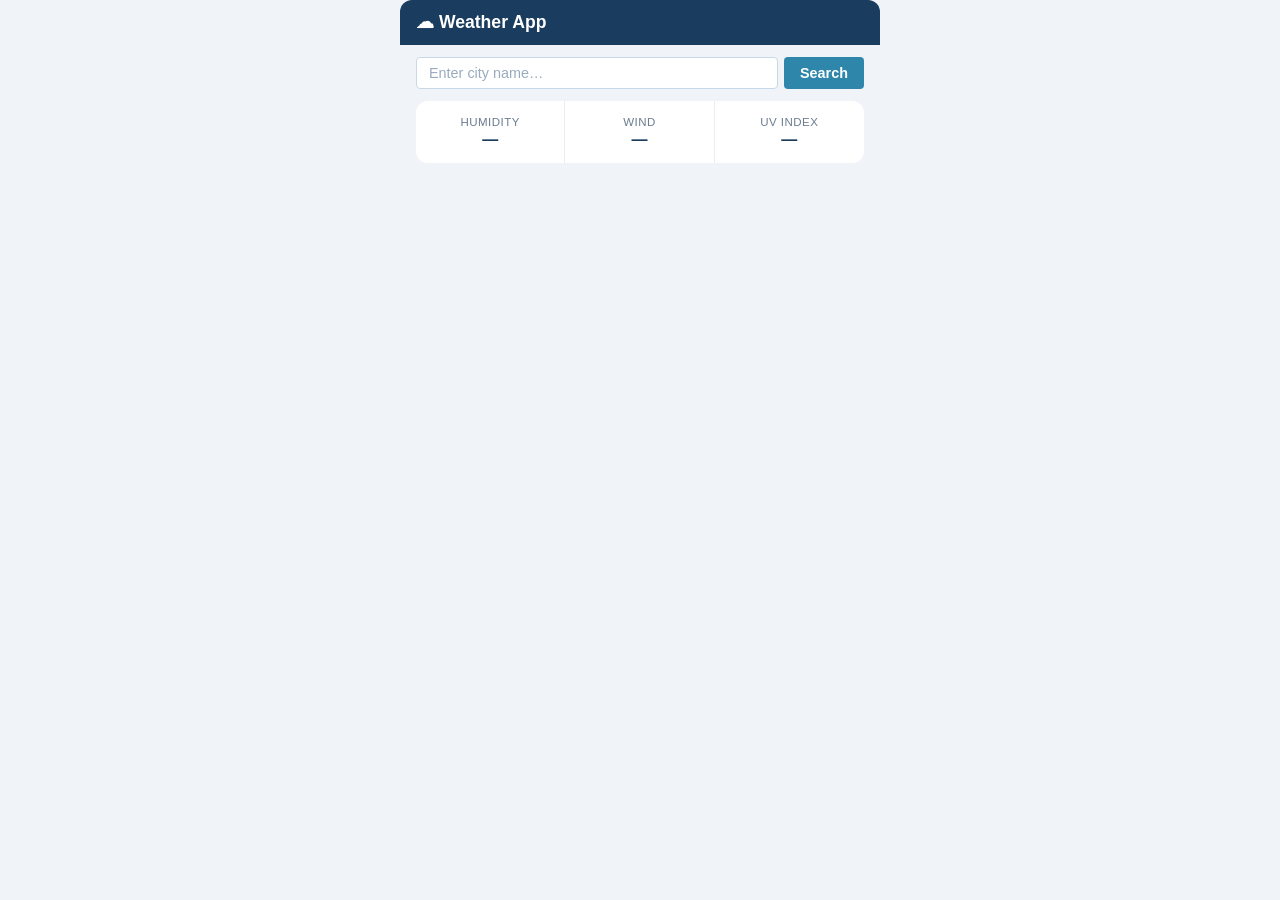
<file: docs/index.html>
<!DOCTYPE html>
<html lang="en">

<head>
  <meta charset="UTF-8" />
  <meta name="viewport" content="width=device-width, initial-scale=1.0" />
  <title>Weather App - By Solomon Nnajieze</title>
  <link rel="stylesheet" href="styles.css" />
</head>

<body>

  <!--
         The Header: dark navy nav bar, title only
   -->
  <header class="navbar">
    <div class="navbar__inner">
      <h1 class="navbar__title">&#9729; Weather App</h1>
    </div>
  </header>

  <!-- 
         The main section: all dynamic weather content lives here
   -->
  <main class="app-container">

    <!-- Search form: text input + button -->
    <form class="search-form" id="searchForm" role="search" aria-label="Search for a city">
      <input type="text" class="search-form__input" id="cityInput" placeholder="Enter city name…" aria-label="City name"
        autocomplete="off" />
      <button type="submit" class="search-form__btn" id="searchBtn">Search</button>
    </form>

    <!-- Search history: quick-access buttons for the last 5 cities (bonus feature) -->
    <div class="search-history" id="searchHistory" aria-label="Recent searches"></div>

    <!-- Loading indicator: shown while API calls are in flight -->
    <div class="loading" id="loading" aria-live="polite" hidden>
      <span class="loading__spinner" aria-hidden="true"></span>
      Loading…
    </div>

    <!-- Error message area: shown when city is not found or network fails -->
    <div class="error-message" id="errorMessage" role="alert" aria-live="assertive" hidden></div>

    <!-- 
           The Hero section: teal background, current weather summary
     -->
    <section class="hero" id="heroSection" hidden aria-label="Current weather">

      <!-- Unit toggle button: switches °C / °F without re-fetching (bonus feature) -->
      <button class="unit-toggle" id="unitToggle" aria-label="Toggle temperature unit">°C / °F</button>

      <!-- Animated weather icon (bonus feature — CSS animation applied via JS) -->
      <div class="hero__icon" id="heroIcon" aria-hidden="true"></div>

      <!-- City name and country -->
      <h2 class="hero__city" id="heroCity"></h2>

      <!-- Temperature display -->
      <p class="hero__temp" id="heroTemp"></p>

      <!-- Weather description and feels-like -->
      <p class="hero__desc" id="heroDesc"></p>

    </section>

    <!--
           Stats row: three equal columns below the hero
    -->
    <section class="stats-row" id="statsRow" hidden aria-label="Weather statistics">

      <div class="stats-row__item">
        <span class="stats-row__label">Humidity</span>
        <strong class="stats-row__value" id="statHumidity">—</strong>
      </div>

      <div class="stats-row__item">
        <span class="stats-row__label">Wind</span>
        <strong class="stats-row__value" id="statWind">—</strong>
      </div>

      <div class="stats-row__item">
        <span class="stats-row__label">UV Index</span>
        <strong class="stats-row__value" id="statUV">—</strong>
      </div>

    </section>

    <!--
           Forecast section: 5-day daily forecast list
    -->
    <section class="forecast" id="forecastSection" hidden aria-label="5-day forecast">
      <h3 class="forecast__heading">5-DAY FORECAST</h3>

      <!-- Forecast rows are injected here by JavaScript -->
      <ul class="forecast__list" id="forecastList"></ul>
    </section>

  </main>

  <!-- script linked at the bottom of body as required -->
  <script src="script.js"></script>
</body>

</html>
</file>
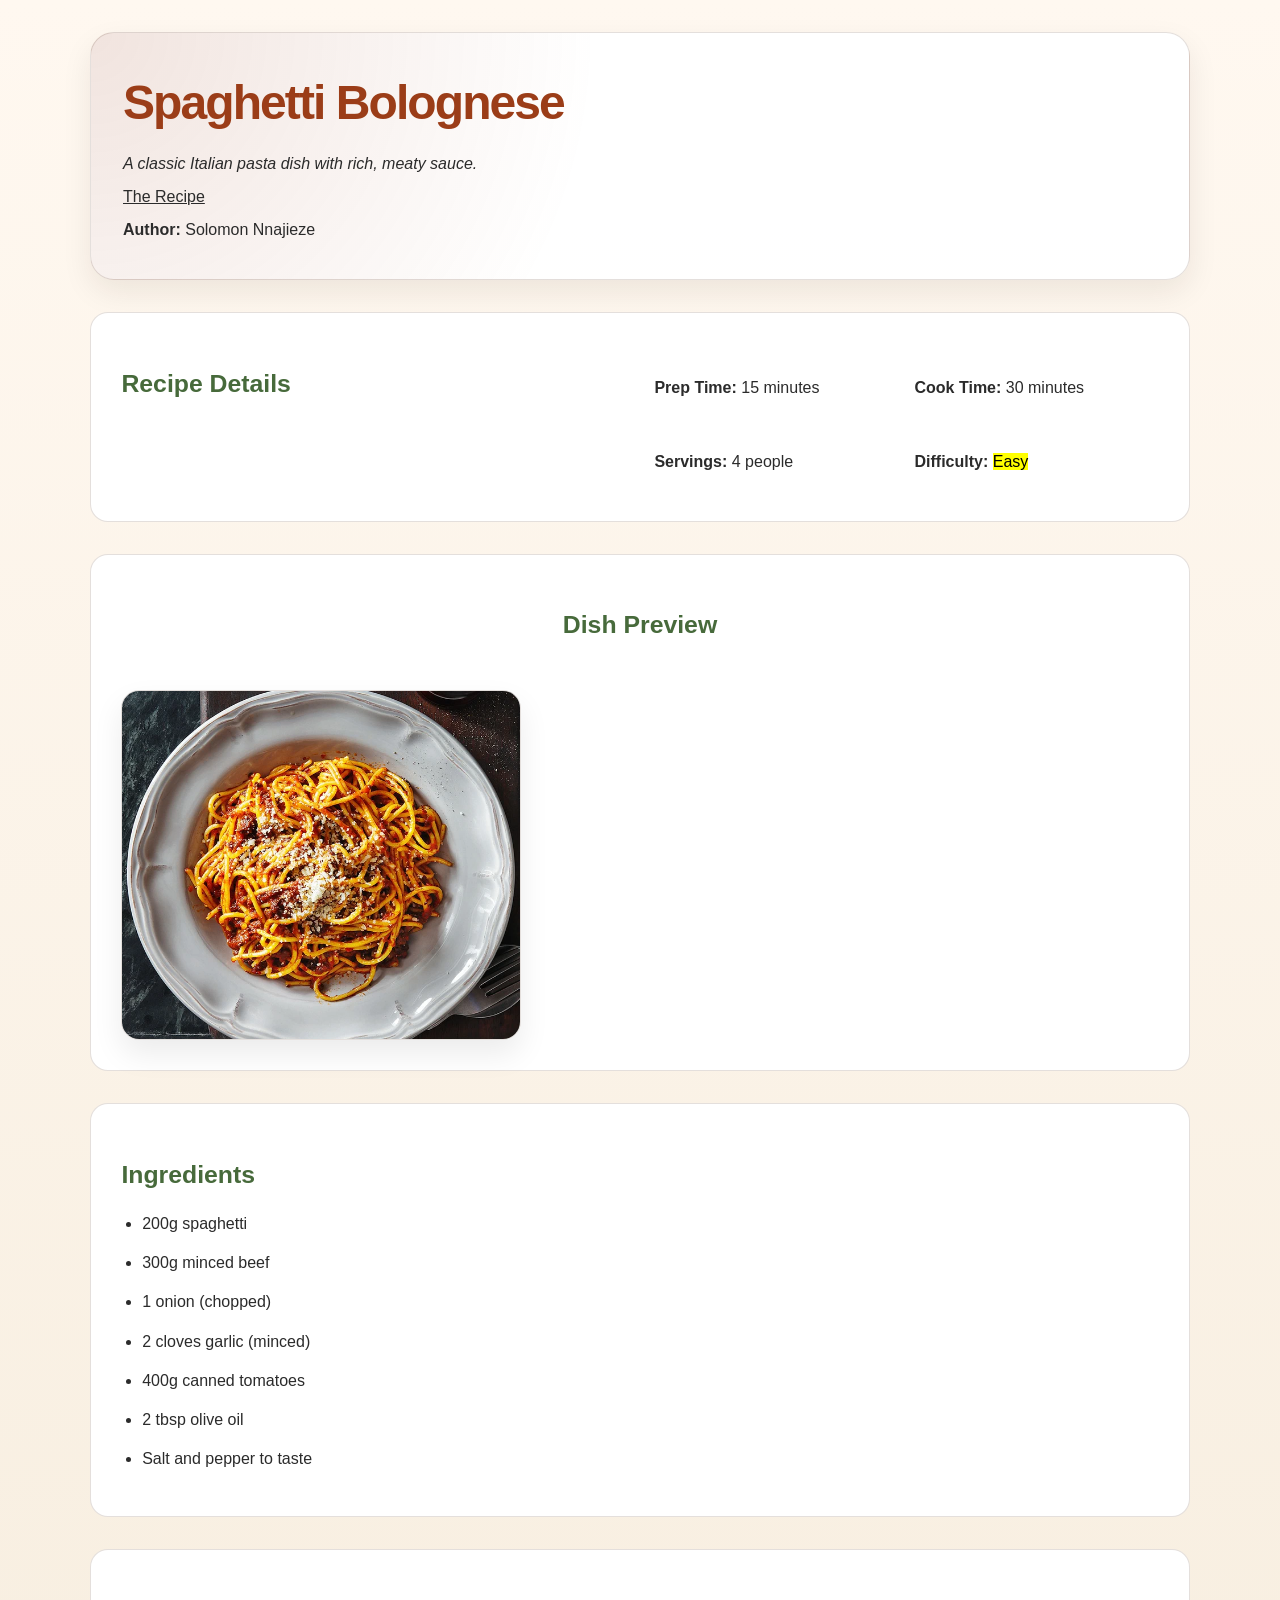
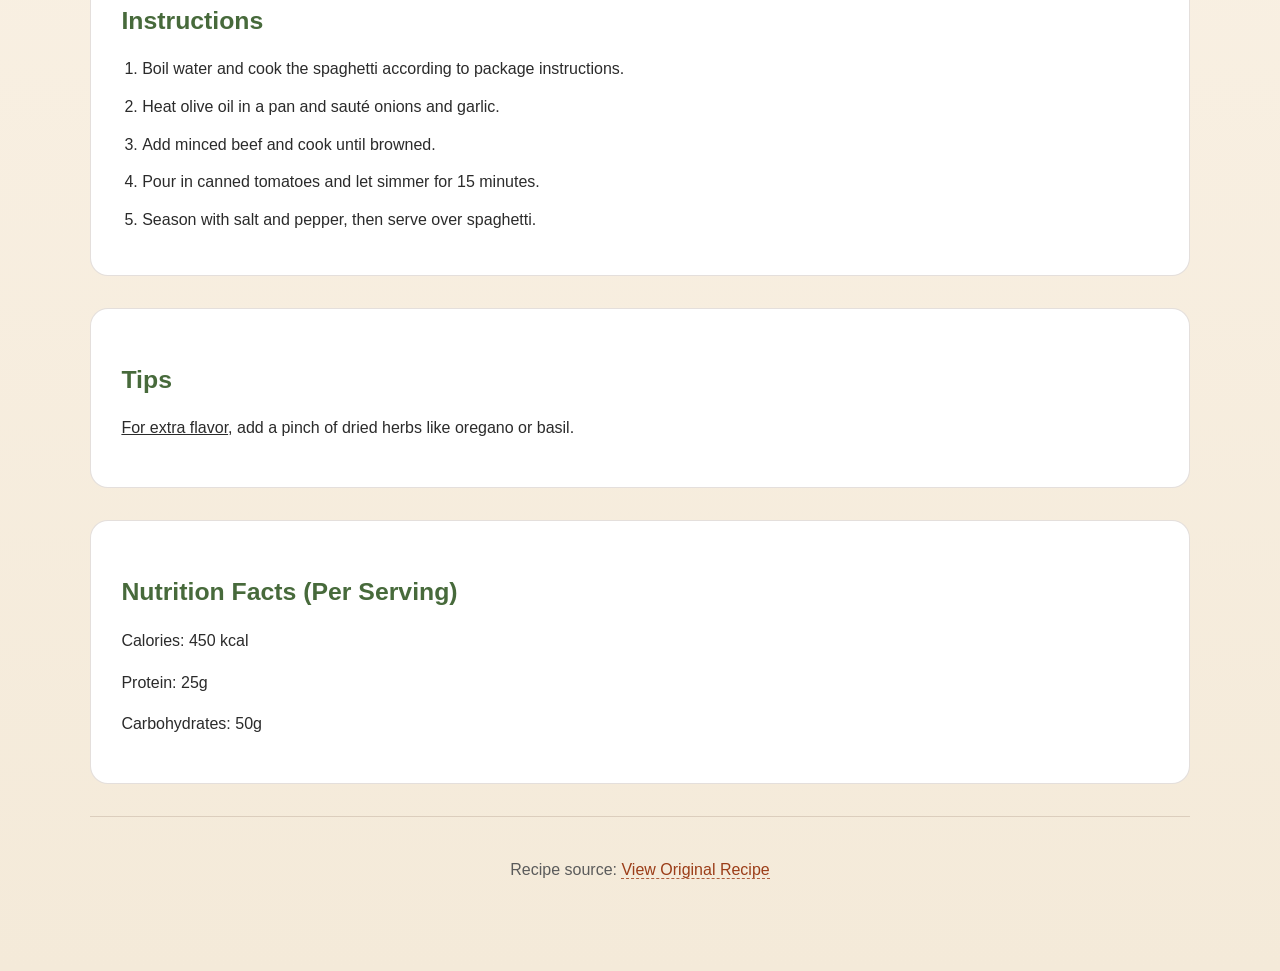
<file: web/assignment_1/index.html>
<!DOCTYPE html>
<html lang="en">

<head>
    <meta charset="UTF-8">
    <meta name="viewport" content="width=device-width, initial-scale=1.0">
    <title>Spaghetti Bolognese Recipe</title>
    <link rel="stylesheet" href="style.css">
</head>

<body>
    <main class="container">

        <!-- Recipe Title -->
        <header>
            <h1>Spaghetti Bolognese</h1>
            <p><em>A classic Italian pasta dish with rich, meaty sauce.</em></p>
            <p><u>The Recipe</u></p>
            <p><strong>Author:</strong> Solomon Nnajieze</p>
        </header>

        <!-- Recipe Details -->
        <section class="recipe-details">
            <h2>Recipe Details</h2>
            <div class="details-grid">
                <p><strong>Prep Time:</strong> 15 minutes</p>
                <p><strong>Cook Time:</strong> 30 minutes</p>
                <p><strong>Servings:</strong> 4 people</p>
                <p><strong>Difficulty:</strong> <mark>Easy</mark></p>
            </div>
        </section>

        <!-- Image -->
        <section class="image-section">
            <h2>Dish Preview</h2>
            <img src="spaghetti.jpg" alt="A plate of spaghetti bolognese" width="400" height="350">
        </section>

        <!-- Ingredients -->
        <section>
            <h2>Ingredients</h2>
            <ul>
                <li>200g spaghetti</li>
                <li>300g minced beef</li>
                <li>1 onion (chopped)</li>
                <li>2 cloves garlic (minced)</li>
                <li>400g canned tomatoes</li>
                <li>2 tbsp olive oil</li>
                <li>Salt and pepper to taste</li>
            </ul>
        </section>

        <!-- Instructions -->
        <section>
            <h2>Instructions</h2>
            <ol>
                <li>Boil water and cook the spaghetti according to package instructions.</li>
                <li>Heat olive oil in a pan and sauté onions and garlic.</li>
                <li>Add minced beef and cook until browned.</li>
                <li>Pour in canned tomatoes and let simmer for 15 minutes.</li>
                <li>Season with salt and pepper, then serve over spaghetti.</li>
            </ol>
        </section>

        <!-- Tips Section -->
        <section>
            <h2>Tips</h2>
            <p><u>For extra flavor</u>, add a pinch of dried herbs like oregano or basil.</p>
        </section>

        <!-- Bonus Section -->
        <section>
            <h2>Nutrition Facts (Per Serving)</h2>
            <p>Calories: 450 kcal</p>
            <p>Protein: 25g</p>
            <p>Carbohydrates: 50g</p>
        </section>

        <!-- Source Link -->
        <footer>
            <p>Recipe source:
                <a href="https://www.bbcgoodfood.com/recipes/spaghetti-bolognese" target="_blank">
                    View Original Recipe
                </a>
            </p>
        </footer>
    </main>

</body>

</html>
</file>
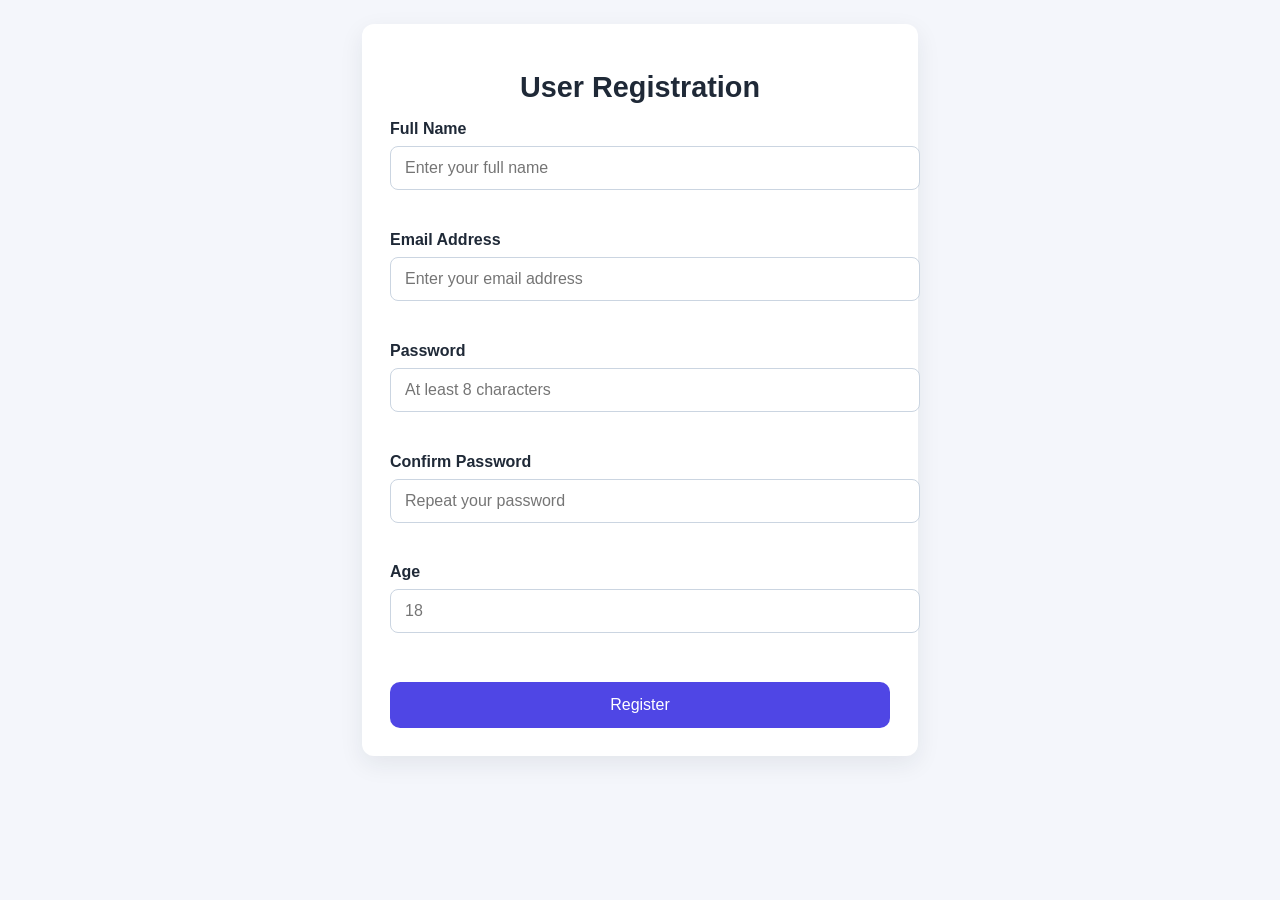
<file: web/assignment_2/index.html>
<!DOCTYPE html>
<html lang="en">

<head>
    <meta charset="UTF-8" />
    <meta name="viewport" content="width=device-width, initial-scale=1.0" />
    <title>Assignment 2 Form Input Validation</title>
    <style>
        body {
            font-family: Arial, sans-serif;
            margin: 0;
            padding: 24px;
            background: #f4f6fb;
            color: #1f2937;
        }

        .container {
            max-width: 500px;
            margin: 0 auto;
            background: #ffffff;
            border-radius: 12px;
            box-shadow: 0 8px 24px rgba(31, 41, 55, 0.08);
            padding: 28px;
        }

        h1 {
            font-size: 1.8rem;
            margin-bottom: 16px;
            text-align: center;
        }

        label {
            display: block;
            margin-top: 16px;
            font-weight: 600;
        }

        input {
            width: 100%;
            padding: 12px 14px;
            margin-top: 8px;
            border: 1px solid #cbd5e1;
            border-radius: 8px;
            font-size: 1rem;
            transition: border-color 0.2s ease, box-shadow 0.2s ease;
        }

        input:focus {
            outline: none;
            border-color: #4f46e5;
            box-shadow: 0 0 0 4px rgba(79, 70, 229, 0.12);
        }

        .invalid {
            border-color: #ef4444;
            box-shadow: 0 0 0 4px rgba(239, 68, 68, 0.12);
        }

        .valid {
            border-color: #16a34a;
            box-shadow: 0 0 0 4px rgba(22, 163, 74, 0.12);
        }

        .message {
            margin-top: 4px;
            font-size: 0.95rem;
            color: #ef4444;
            min-height: 1.3rem;
        }

        .success {
            margin-top: 16px;
            color: #065f46;
            background: #d1fae5;
            border: 1px solid #10b981;
            padding: 12px 14px;
            border-radius: 8px;
        }

        button {
            width: 100%;
            margin-top: 24px;
            padding: 14px;
            border: none;
            border-radius: 10px;
            background: #4f46e5;
            color: #ffffff;
            font-size: 1rem;
            cursor: pointer;
            transition: background 0.2s ease;
        }

        button:hover {
            background: #4338ca;
        }
    </style>
</head>

<body>
    <div class="container">
        <h1>User Registration</h1>
        <form id="registrationForm" novalidate>
            <label for="fullName">Full Name</label>
            <input type="text" id="fullName" name="fullName" placeholder="Enter your full name" required />
            <div id="fullNameMessage" class="message"></div>

            <label for="email">Email Address</label>
            <input type="email" id="email" name="email" placeholder="Enter your email address" required />
            <div id="emailMessage" class="message"></div>

            <label for="password">Password</label>
            <input type="password" id="password" name="password" placeholder="At least 8 characters" required />
            <div id="passwordMessage" class="message"></div>

            <label for="confirmPassword">Confirm Password</label>
            <input type="password" id="confirmPassword" name="confirmPassword" placeholder="Repeat your password"
                required />
            <div id="confirmPasswordMessage" class="message"></div>

            <label for="age">Age</label>
            <input type="number" id="age" name="age" placeholder="18" min="0" required />
            <div id="ageMessage" class="message"></div>

            <button type="submit">Register</button>
            <div id="successMessage" class="success" style="display:none;"></div>
        </form>
    </div>

    <script src="script.js" defer></script>
</body>

</html>
</file>
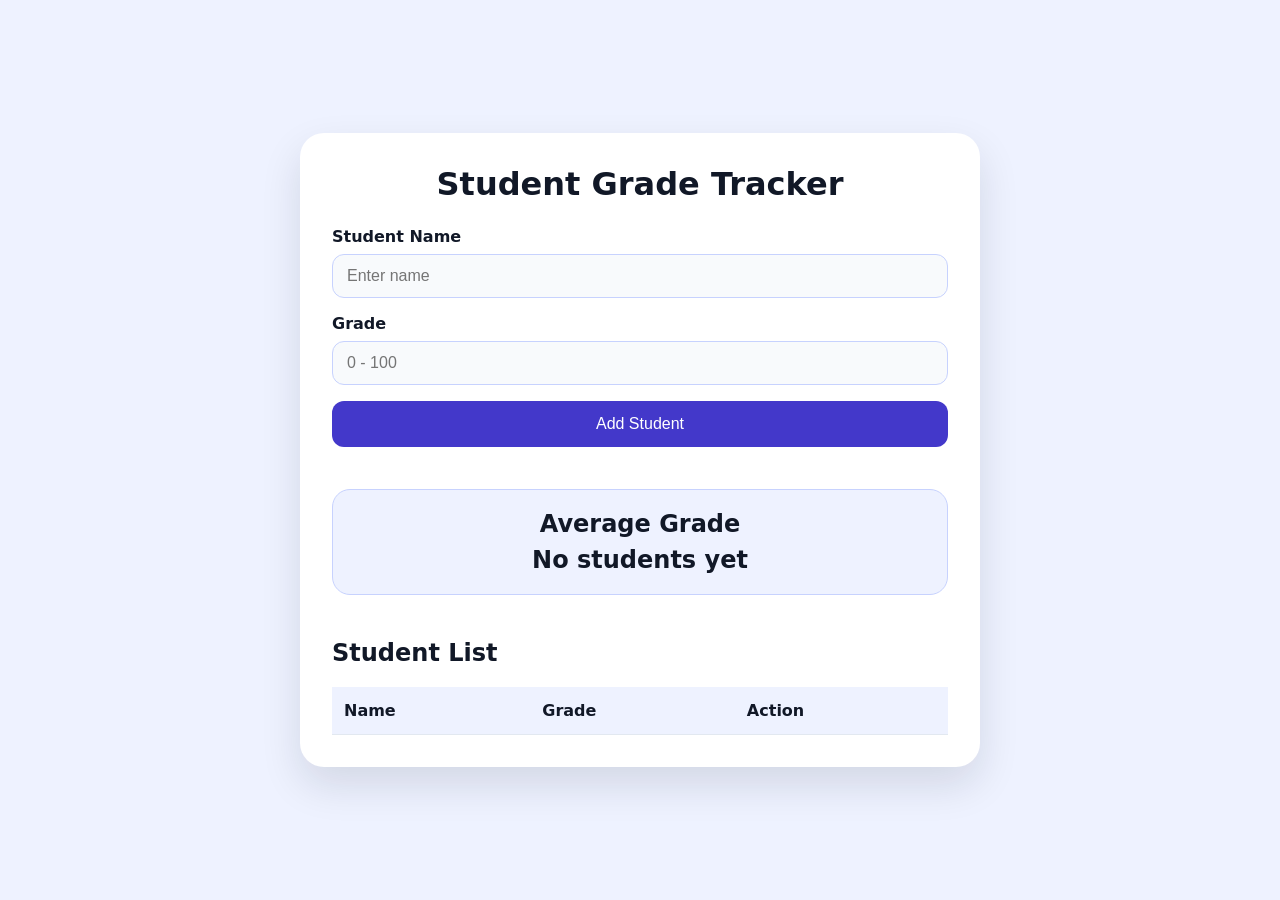
<file: web/assignment_3/index.html>
<!DOCTYPE html>
<html lang="en">

<head>
    <meta charset="UTF-8" />
    <meta name="viewport" content="width=device-width, initial-scale=1.0" />
    <title>Student Grade Tracker</title>
    <link rel="stylesheet" href="style.css" />
</head>

<body>
    <main class="tracker">
        <h1>Student Grade Tracker</h1>

        <form id="studentForm" class="student-form">
            <div class="field-group">
                <label for="studentName">Student Name</label>
                <input type="text" id="studentName" name="studentName" placeholder="Enter name" />
            </div>
            <div class="field-group">
                <label for="studentGrade">Grade</label>
                <input type="number" id="studentGrade" name="studentGrade" placeholder="0 - 100" min="0" max="100" />
            </div>
            <button type="submit">Add Student</button>
        </form>

        <div id="errorMessage" class="message error" aria-live="polite"></div>

        <section class="results">
            <div class="summary">
                <h2>Average Grade</h2>
                <p id="averageGrade">No students yet</p>
            </div>
            <div class="list-card">
                <h2>Student List</h2>
                <table id="studentTable">
                    <thead>
                        <tr>
                            <th>Name</th>
                            <th>Grade</th>
                            <th>Action</th>
                        </tr>
                    </thead>
                    <tbody></tbody>
                </table>
            </div>
        </section>
    </main>

    <script src="script.js"></script>
</body>

</html>
</file>
<file: docs/styles.css>
/* 
   styles.css — Weather App
   Colour palette:
     Navy  #1A3C5E  → header / navbar
     Teal  #2E86AB  → hero section
     White #FFFFFF  → forecast / stats background
   Font: Arial / system sans-serif throughout
    */

/* 
   1. Reset & base
    */
*,
*::before,
*::after {
  box-sizing: border-box;
  margin: 0;
  padding: 0;
}

body {
  font-family: Arial, Helvetica, sans-serif;
  background-color: #f0f4f8;
  color: #1a1a2e;
  min-height: 100vh;
}

/* 
   2. Navbar — dark navy header, title only, same width as container
    */
.navbar {
  background-color: #1A3C5E;
  color: #ffffff;
  /* Matches the container width and sits centred */
  max-width: 480px;
  margin: 0 auto;
  padding: 0.75rem 1rem;
  /* Rounded top corners only — bottom is flush with the container */
  border-radius: 12px 12px 0 0;
}

.navbar__inner {
  display: flex;
  align-items: center;
}

.navbar__title {
  font-size: 1.1rem;
  font-weight: 700;
  color: #ffffff;
  white-space: nowrap;
}

/* 
   3. Main container — centres all content, max 480px wide
    */
.app-container {
  max-width: 480px;
  margin: 0 auto;
  /* Horizontal padding creates the shared left/right margin for all children */
  padding: 0 1rem 2rem;
}

/* Search form — fills the padded container width */
.search-form {
  display: flex;
  gap: 0.4rem;
  padding: 0.75rem 0 0;
  /* horizontal padding comes from .app-container */
}

.search-form__input {
  flex: 1;
  padding: 0.45rem 0.75rem;
  border: 1px solid #c9d8e6;
  border-radius: 4px;
  font-size: 0.9rem;
  outline: none;
  background: #ffffff;
  color: #1a1a2e;
}

.search-form__input::placeholder {
  color: #9aabbf;
}

.search-form__input:focus {
  border-color: #2E86AB;
  box-shadow: 0 0 0 2px rgba(46, 134, 171, 0.2);
}

/* Search button with required smooth hover transition */
.search-form__btn {
  padding: 0.45rem 1rem;
  background-color: #2E86AB;
  color: #ffffff;
  border: none;
  border-radius: 4px;
  font-size: 0.9rem;
  font-weight: 600;
  cursor: pointer;
  transition: all 0.2s ease;
  /* required by brief */
  white-space: nowrap;
}

.search-form__btn:hover,
.search-form__btn:focus {
  background-color: #1a6688;
  transform: translateY(-1px);
  box-shadow: 0 3px 8px rgba(0, 0, 0, 0.25);
}

.search-form__btn:active {
  transform: translateY(0);
}

/* Search history quick-access buttons (bonus feature) */
.search-history {
  display: flex;
  flex-wrap: wrap;
  gap: 0.4rem;
  padding: 0.5rem 0 0;
  /* horizontal padding comes from .app-container */
}

/* Hide the history container when it has no children */
.search-history:empty {
  display: none;
}

.search-history__btn {
  padding: 0.25rem 0.6rem;
  background-color: #e8f0f7;
  color: #1A3C5E;
  border: 1px solid #c9d8e6;
  border-radius: 20px;
  font-size: 0.78rem;
  cursor: pointer;
  transition: all 0.2s ease;
}

.search-history__btn:hover {
  background-color: #2E86AB;
  color: #ffffff;
  border-color: #2E86AB;
}

/* 
   4. Loading state
    */

/* Default — hidden. JS removes the `hidden` attribute to show it. */
.loading {
  display: none;
  align-items: center;
  justify-content: center;
  gap: 0.5rem;
  padding: 2rem 1rem;
  color: #1A3C5E;
  font-size: 1rem;
  font-weight: 600;
}

/* When the `hidden` attribute is removed, switch display back to flex */
.loading:not([hidden]) {
  display: flex;
}

/* Spinning circle for loading indicator */
.loading__spinner {
  display: inline-block;
  width: 20px;
  height: 20px;
  border: 3px solid #c9d8e6;
  border-top-color: #1A3C5E;
  border-radius: 50%;
  animation: spin 0.8s linear infinite;
}

@keyframes spin {
  to {
    transform: rotate(360deg);
  }
}

/* 
   5. Error message
    */
.error-message {
  margin: 0.75rem 0 0;
  /* container handles left/right */
  padding: 0.85rem 1rem;
  background-color: #fdecea;
  color: #c0392b;
  border-left: 4px solid #c0392b;
  border-radius: 8px;
  font-size: 0.9rem;
}

/* 
   6. Hero section — teal background, current weather
    */
.hero {
  background-color: #2E86AB;
  color: #ffffff;
  text-align: center;
  padding: 1.75rem 1.5rem 1.5rem;
  position: relative;
  margin-top: 0.75rem;
  /* Rounded on all 4 corners, same radius as the header */
  border-radius: 12px;
}

/* Unit toggle button — top-right corner of hero */
.unit-toggle {
  position: absolute;
  top: 0.75rem;
  right: 0.75rem;
  padding: 0.25rem 0.6rem;
  background-color: rgba(255, 255, 255, 0.2);
  color: #ffffff;
  border: 1px solid rgba(255, 255, 255, 0.5);
  border-radius: 20px;
  font-size: 0.78rem;
  cursor: pointer;
  transition: all 0.2s ease;
}

.unit-toggle:hover {
  background-color: rgba(255, 255, 255, 0.35);
}

/* ---- Animated weather icon (bonus feature) ---- */
.hero__icon {
  font-size: 3rem;
  line-height: 1;
  margin-bottom: 0.5rem;
  display: inline-block;
}

/* Spinning sun animation — applied when icon is ☀ */
.hero__icon.animate-sun {
  animation: rotateSun 4s linear infinite;
}

@keyframes rotateSun {
  from {
    transform: rotate(0deg);
  }

  to {
    transform: rotate(360deg);
  }
}

/* Bouncing rain animation — applied for rain/drizzle icons */
.hero__icon.animate-rain {
  animation: bounceRain 1s ease-in-out infinite alternate;
}

@keyframes bounceRain {
  from {
    transform: translateY(0);
  }

  to {
    transform: translateY(-8px);
  }
}

/* Pulse animation — used for cloud/fog/snow */
.hero__icon.animate-pulse {
  animation: pulse 2s ease-in-out infinite;
}

@keyframes pulse {

  0%,
  100% {
    transform: scale(1);
  }

  50% {
    transform: scale(1.15);
  }
}

/* Flash animation — thunderstorm */
.hero__icon.animate-flash {
  animation: flash 1.5s ease-in-out infinite;
}

@keyframes flash {

  0%,
  100% {
    opacity: 1;
  }

  50% {
    opacity: 0.4;
  }
}

.hero__city {
  font-size: 1.25rem;
  font-weight: 700;
  margin-bottom: 0.25rem;
}

.hero__temp {
  font-size: 3rem;
  font-weight: 800;
  line-height: 1.1;
  margin-bottom: 0.3rem;
}

.hero__desc {
  font-size: 0.95rem;
  opacity: 0.9;
}

/* 
   7. Stats row — three equal columns
    */
.stats-row {
  display: grid;
  grid-template-columns: repeat(3, 1fr);
  background-color: #ffffff;
  margin-top: 0.75rem;
  /* Same corner radius as the hero */
  border-radius: 12px;
  overflow: hidden;
  /* clips the inner divider lines to the rounded corners */
}

.stats-row__item {
  text-align: center;
  padding: 0.9rem 0.5rem;
  border-right: 1px solid #e8edf2;
}

.stats-row__item:last-child {
  border-right: none;
}

.stats-row__label {
  display: block;
  font-size: 0.72rem;
  color: #6b7c8f;
  text-transform: uppercase;
  letter-spacing: 0.04em;
  margin-bottom: 0.2rem;
}

.stats-row__value {
  display: block;
  font-size: 1rem;
  font-weight: 700;
  color: #1A3C5E;
}

/* 
   8. Forecast section
    */
.forecast {
  background-color: transparent;
  /* rows have their own background */
  margin-top: 0.75rem;
}

.forecast__heading {
  font-size: 0.72rem;
  font-weight: 700;
  letter-spacing: 0.08em;
  color: #6b7c8f;
  padding: 0.5rem 0 0.4rem;
  /* container handles left/right */
  text-transform: uppercase;
}

.forecast__list {
  list-style: none;
  display: flex;
  flex-direction: column;
  gap: 0.4rem;
  /* space between individual forecast cards */
}

/* Each forecast row — white card with small rounded corners.
   Three equal columns (mirrors the stats row structure) so the
   icon sits dead-centre with no visible borders between columns. */
.forecast__row {
  display: grid;
  grid-template-columns: repeat(3, 1fr);
  align-items: center;
  padding: 0.75rem 1rem;
  background-color: #ffffff;
  border-radius: 8px;
  /* smaller radius than hero/stats */
  transition: background-color 0.2s ease;
  /* hover transition */
  cursor: default;
}

.forecast__row:hover {
  background-color: #f5f9fc;
}

.forecast__day {
  font-weight: 700;
  font-size: 0.9rem;
  color: #1A3C5E;
  text-align: left;
}

.forecast__icon {
  font-size: 1.4rem;
  text-align: center;
  /* centred inside its equal-width column */
}

.forecast__temps {
  text-align: right;
  line-height: 1.3;
}

.forecast__high {
  display: block;
  font-size: 0.95rem;
  font-weight: 700;
  color: #1a1a2e;
}

.forecast__low {
  display: block;
  font-size: 0.82rem;
  color: #8a9bb0;
}

/* 
   9. Media query — screens narrower than 480px (mobile)
    */
@media (max-width: 480px) {
  .hero__temp {
    font-size: 2.4rem;
  }

  .stats-row__value {
    font-size: 0.9rem;
  }

  .forecast__row {
    padding: 0.65rem 0.75rem;
  }
}
</file>
<file: web/assignment_1/style.css>
/* style.css - Recipe page styling */

:root {
    --bg: #fdf6ec;
    --surface: #ffffff;
    --primary: #9b3d18;
    --secondary: #d98d74;
    --accent: #476a3b;
    --text: #2b2b2b;
    --muted: #5b5b5b;
    --border: rgba(75, 45, 25, 0.15);
}

* {
    box-sizing: border-box;
}

body {
    margin: 0;
    font-family: 'Segoe UI', Tahoma, Geneva, Verdana, sans-serif;
    background: linear-gradient(180deg, #fff8f0 0%, #f4ead9 100%);
    color: var(--text);
    line-height: 1.6;
}

.container {
    width: min(1100px, 92%);
    margin: 0 auto;
    padding: 2rem 0 3rem;
}

header {
    padding: 2rem 2rem 1.8rem;
    margin-bottom: 2rem;
    background: radial-gradient(circle at top left, rgba(155, 61, 24, 0.14), transparent 45%),
        rgba(255, 255, 255, 0.95);
    border: 1px solid var(--border);
    border-radius: 24px;
    box-shadow: 0 12px 30px rgba(33, 25, 16, 0.08);
}

header h1 {
    margin: 0 0 0.6rem;
    font-size: clamp(2rem, 4vw, 3rem);
    letter-spacing: -0.04em;
    color: var(--primary);
}

header p {
    margin: 0.45rem 0;
}

.tagline {
    font-size: 1.1rem;
    color: var(--muted);
}

.subtitle {
    color: var(--accent);
}

.recipe-details,
.image-section,
section:not(.recipe-details):not(.image-section):not(:first-of-type) {
    margin-bottom: 2rem;
    padding: 1.9rem;
    background: var(--surface);
    border: 1px solid var(--border);
    border-radius: 18px;
}

.recipe-details {
    display: grid;
    grid-template-columns: 1fr;
}

.details-grid {
    display: grid;
    grid-template-columns: repeat(auto-fit, minmax(220px, 1fr));
    gap: 1rem;
    margin-top: 1rem;
}

.image-section {
    text-align: center;
}

.image-section img {
    max-width: 100%;
    border-radius: 18px;
    border: 1px solid var(--border);
    box-shadow: 0 14px 30px rgba(0, 0, 0, 0.08);
}

h2 {
    font-size: 1.55rem;
    margin-bottom: 1rem;
    color: var(--accent);
}

ul,
ol {
    margin: 0;
    padding-left: 1.3rem;
}

li {
    margin-bottom: 0.85rem;
}

ol li {
    margin-bottom: 0.75rem;
}

footer {
    padding: 1.5rem 1.8rem;
    text-align: center;
    border-top: 1px solid var(--border);
    color: var(--muted);
}

footer a {
    color: var(--primary);
    text-decoration: none;
    border-bottom: 1px dashed rgba(155, 61, 24, 0.8);
    transition: color 0.2s ease, border-color 0.2s ease;
}

footer a:hover,
footer a:focus {
    color: var(--accent);
    border-color: rgba(155, 61, 24, 1);
}

@media (min-width: 900px) {

    .recipe-details,
    .image-section {
        display: grid;
        grid-template-columns: 1fr 1fr;
        gap: 1.8rem;
        align-items: start;
    }

    .image-section h2 {
        grid-column: 1 / -1;
    }
}

@media (max-width: 680px) {
    .container {
        padding: 1.5rem 0 2.5rem;
    }

    header,
    .recipe-details,
    .image-section,
    section,
    footer {
        padding: 1.5rem;
    }
}
</file>
<file: web/assignment_3/style.css>
* {
  box-sizing: border-box;
}

body {
  margin: 0;
  font-family: Inter, system-ui, -apple-system, BlinkMacSystemFont, 'Segoe UI', sans-serif;
  background: #eef2ff;
  color: #111827;
  min-height: 100vh;
  display: flex;
  align-items: center;
  justify-content: center;
  padding: 24px;
}

.tracker {
  width: 100%;
  max-width: 680px;
  background: #ffffff;
  border-radius: 24px;
  box-shadow: 0 18px 40px rgba(15, 23, 42, 0.12);
  padding: 32px;
}

h1 {
  margin-top: 0;
  margin-bottom: 24px;
  font-size: 2rem;
  text-align: center;
}

.student-form {
  display: grid;
  gap: 16px;
  margin-bottom: 20px;
}

.field-group {
  display: grid;
  gap: 8px;
}

label {
  font-weight: 600;
}

input {
  width: 100%;
  padding: 12px 14px;
  border: 1px solid #c7d2fe;
  border-radius: 12px;
  background: #f8fafc;
  font-size: 1rem;
}

button {
  padding: 14px 16px;
  border: none;
  border-radius: 12px;
  background: #4338ca;
  color: white;
  font-size: 1rem;
  cursor: pointer;
  transition: background 0.2s ease;
}

button:hover {
  background: #3730a3;
}

.results {
  display: grid;
  gap: 24px;
}

.summary {
  text-align: center;
  padding: 20px;
  border-radius: 18px;
  background: #eef2ff;
  border: 1px solid #c7d2fe;
}

.summary h2 {
  margin: 0 0 8px;
}

#averageGrade {
  margin: 0;
  font-size: 1.5rem;
  font-weight: 700;
}

.list-card {
  overflow-x: auto;
}

table {
  width: 100%;
  border-collapse: collapse;
}

th,
td {
  padding: 14px 12px;
  text-align: left;
  border-bottom: 1px solid #e2e8f0;
}

th {
  background: #eef2ff;
}

tr.highlight {
  background: #dcfce7;
}

.delete-button {
  padding: 8px 12px;
  border: none;
  border-radius: 999px;
  cursor: pointer;
  background: #ef4444;
  color: white;
  font-size: 0.95rem;
}

.delete-button:hover {
  background: #dc2626;
}

.message {
  min-height: 1.4rem;
  font-size: 0.95rem;
}

.error {
  color: #b91c1c;
}

@media (max-width: 600px) {
  .tracker {
    padding: 24px 18px;
  }
}
</file>
